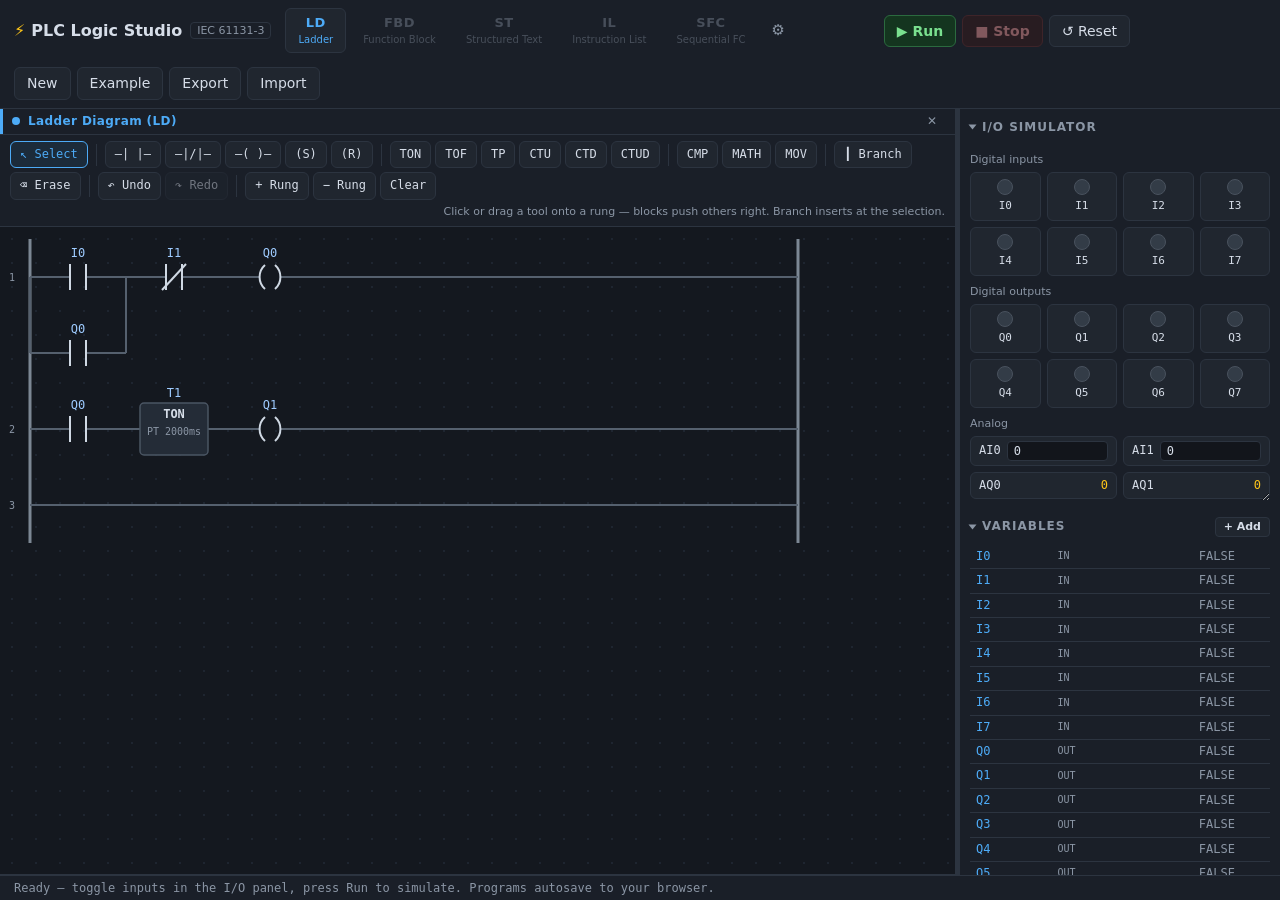
<file: index.html>
<!DOCTYPE html>
<html lang="en">
<head>
<meta charset="UTF-8">
<meta name="viewport" content="width=device-width, initial-scale=1.0">
<title>PLC Logic Studio — IEC 61131-3 Environment</title>
<link rel="icon" href="data:image/svg+xml,<svg xmlns=%22http://www.w3.org/2000/svg%22 viewBox=%220 0 100 100%22><text y=%22.9em%22 font-size=%2290%22>⚡</text></svg>">
<link rel="stylesheet" href="css/style.css">
</head>
<body>

<header id="topbar">
  <div class="brand"><span class="bolt">⚡</span>PLC Logic Studio<span class="sub">IEC 61131-3</span></div>
  <nav id="tabs">
    <button class="tab active" data-lang="ld"  title="Ladder Diagram">LD<span>Ladder</span></button>
    <button class="tab" data-lang="fbd" title="Function Block Diagram">FBD<span>Function Block</span></button>
    <button class="tab" data-lang="st"  title="Structured Text">ST<span>Structured Text</span></button>
    <button class="tab" data-lang="il"  title="Instruction List">IL<span>Instruction List</span></button>
    <button class="tab" data-lang="sfc" title="Sequential Function Chart">SFC<span>Sequential FC</span></button>
    <button id="btn-langs" title="Show or hide language editors">&#9881;</button>
  </nav>
  <div class="run-controls">
    <button id="btn-run" class="btn-run" title="Compile and run the current program">&#9654; Run</button>
    <button id="btn-stop" class="btn-stop" disabled title="Stop the scan cycle">&#9632; Stop</button>
    <button id="btn-reset" class="btn-reset" title="Stop and reset all variables / function blocks">&#8634; Reset</button>
    <span id="scan-info" class="scan-info"></span>
  </div>
  <div class="file-controls">
    <button id="btn-new" title="Start a new empty project (clears all programs)">New</button>
    <button id="btn-example" title="Load an example program into the current editor">Example</button>
    <button id="btn-export" title="Download the whole project as JSON">Export</button>
    <button id="btn-import" title="Load a project JSON file">Import</button>
    <input type="file" id="file-import" accept=".json,application/json" hidden>
  </div>
</header>

<main>
  <section id="editor">
    <div class="ed-section" id="sec-ld">
      <div class="sec-head"><span class="sec-dot"></span>Ladder Diagram (LD)<button class="sec-hide" data-lang="ld" title="Hide this section">&#10005;</button></div>
      <div class="pane" id="pane-ld"></div>
    </div>
    <div class="ed-section" id="sec-fbd">
      <div class="sec-head"><span class="sec-dot"></span>Function Block Diagram (FBD)<button class="sec-hide" data-lang="fbd" title="Hide this section">&#10005;</button></div>
      <div class="pane" id="pane-fbd"></div>
    </div>
    <div class="ed-section" id="sec-st">
      <div class="sec-head"><span class="sec-dot"></span>Structured Text (ST)<button class="sec-hide" data-lang="st" title="Hide this section">&#10005;</button></div>
      <div class="pane" id="pane-st"></div>
    </div>
    <div class="ed-section" id="sec-il">
      <div class="sec-head"><span class="sec-dot"></span>Instruction List (IL)<button class="sec-hide" data-lang="il" title="Hide this section">&#10005;</button></div>
      <div class="pane" id="pane-il"></div>
    </div>
    <div class="ed-section" id="sec-sfc">
      <div class="sec-head"><span class="sec-dot"></span>Sequential Function Chart (SFC)<button class="sec-hide" data-lang="sfc" title="Hide this section">&#10005;</button></div>
      <div class="pane" id="pane-sfc"></div>
    </div>
  </section>

  <div id="splitter" title="Drag to resize the side panel"></div>
  <aside id="sidebar">
    <section class="panel" id="panel-io">
      <h2 class="panel-head" title="Click to collapse/expand"><span class="caret"></span>I/O Simulator</h2>
      <div class="panel-body">
        <div class="io-group"><h3>Digital inputs</h3><div id="io-di" class="io-grid"></div></div>
        <div class="io-group"><h3>Digital outputs</h3><div id="io-do" class="io-grid"></div></div>
        <div class="io-group"><h3>Analog</h3><div id="io-an" class="io-analog"></div></div>
      </div>
    </section>
    <section class="panel" id="panel-vars">
      <h2 class="panel-head" title="Click to collapse/expand"><span class="caret"></span>Variables <button id="btn-add-var" class="mini-btn" title="Add a variable">+ Add</button></h2>
      <div class="panel-body">
        <table class="data-table" id="var-table"><tbody></tbody></table>
      </div>
    </section>
    <section class="panel" id="panel-fbs">
      <h2 class="panel-head" title="Click to collapse/expand"><span class="caret"></span>Function blocks</h2>
      <div class="panel-body">
        <table class="data-table" id="fb-table"><tbody></tbody></table>
      </div>
    </section>
  </aside>
</main>

<footer id="statusbar"><span id="status-msg">Ready.</span></footer>

<div id="modal-root" hidden></div>

<script src="js/core.js"></script>
<script src="js/st.js"></script>
<script src="js/il.js"></script>
<script src="js/ladder.js"></script>
<script src="js/fbd.js"></script>
<script src="js/sfc.js"></script>
<script src="js/examples.js"></script>
<script src="js/app.js"></script>
</body>
</html>
</file>
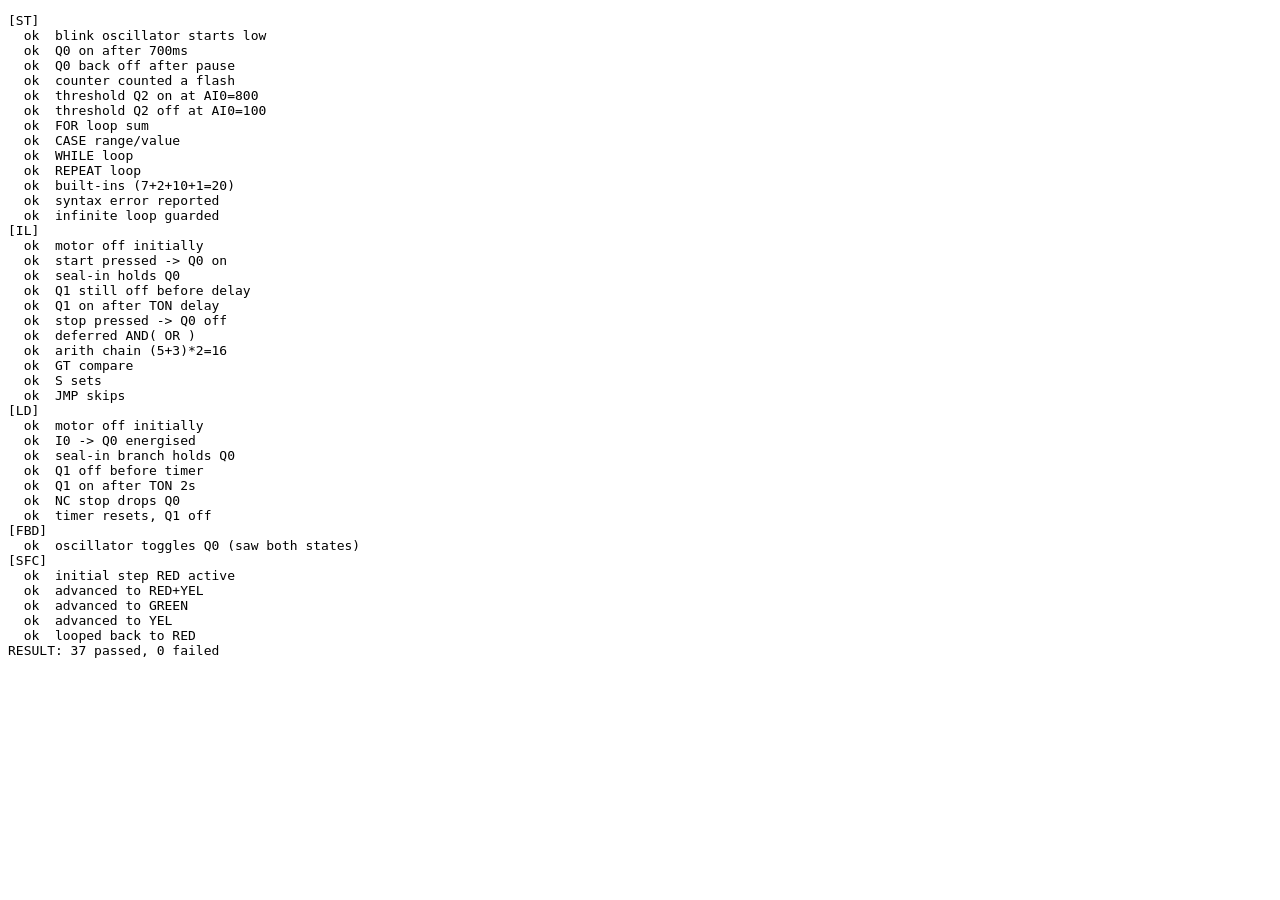
<file: tests/smoke.html>
<!DOCTYPE html>
<html><head><meta charset="UTF-8"><title>smoke</title></head><body><pre id="out">RUNNING</pre>
<script>
window.UI = { status(){}, docChanged(){}, afterScan(){}, refreshAll(){}, onRunState(){}, codeEditor(){ return { value:'' }; } };
</script>
<script src="../js/core.js"></script>
<script src="../js/st.js"></script>
<script src="../js/il.js"></script>
<script src="../js/ladder.js"></script>
<script src="../js/fbd.js"></script>
<script src="../js/sfc.js"></script>
<script src="../js/examples.js"></script>
<script>
const lines = [];
let pass = 0, fail = 0;
function check(name, cond) {
  if (cond) { pass++; lines.push('  ok  ' + name); }
  else { fail++; lines.push('FAIL  ' + name); }
}
function fresh() { PLC.vars.clear(); PLC.fbs.clear(); PLC.initDefaults(); }
const scanN = (prog, n, dt = 50) => { for (let i = 0; i < n; i++) prog.scan(dt); };

try {
  /* ---------- ST ---------- */
  lines.push('[ST]');
  fresh();
  let prog = PLC.ST.compile(PLC.EXAMPLES.st);
  scanN(prog, 1);
  check('blink oscillator starts low', PLC.readVar('Q0') === false);
  scanN(prog, 14);
  check('Q0 on after 700ms', PLC.readVar('Q0') === true);
  scanN(prog, 13);
  check('Q0 back off after pause', PLC.readVar('Q0') === false);
  check('counter counted a flash', PLC.num(PLC.readVar('AQ0')) >= 1);
  PLC.writeVar('AI0', 800);
  scanN(prog, 1);
  check('threshold Q2 on at AI0=800', PLC.readVar('Q2') === true);
  PLC.writeVar('AI0', 100);
  scanN(prog, 1);
  check('threshold Q2 off at AI0=100', PLC.readVar('Q2') === false);

  fresh();
  prog = PLC.ST.compile(`
VAR n : INT; sum : INT; END_VAR
sum := 0;
FOR n := 1 TO 10 DO sum := sum + n; END_FOR;
M0 := sum = 55;
CASE sum OF
  1..10: Q3 := FALSE;
  55: Q3 := TRUE;
ELSE Q3 := FALSE;
END_CASE;
WHILE sum > 0 DO sum := sum - 10; END_WHILE;
M1 := sum = -5;
REPEAT sum := sum + 1; UNTIL sum >= 0 END_REPEAT;
M2 := sum = 0;
AQ1 := MAX(3, MIN(9, 7)) + ABS(-2) + LIMIT(0, 99, 10) + SEL(TRUE, 100, 1);
`);
  scanN(prog, 1);
  check('FOR loop sum', PLC.readVar('M0') === true);
  check('CASE range/value', PLC.readVar('Q3') === true);
  check('WHILE loop', PLC.readVar('M1') === true);
  check('REPEAT loop', PLC.readVar('M2') === true);
  check('built-ins (7+2+10+1=20)', PLC.num(PLC.readVar('AQ1')) === 20);

  let threw = false;
  try { PLC.ST.compile('Q0 := ;'); } catch (e) { threw = true; }
  check('syntax error reported', threw);
  threw = false;
  try { const p = PLC.ST.compile('WHILE TRUE DO M0 := TRUE; END_WHILE;'); p.scan(50); } catch (e) { threw = /infinite/i.test(e.message); }
  check('infinite loop guarded', threw);

  /* ---------- IL ---------- */
  lines.push('[IL]');
  fresh();
  prog = PLC.IL.compile(PLC.EXAMPLES.il);
  scanN(prog, 1);
  check('motor off initially', PLC.readVar('Q0') === false);
  PLC.writeVar('I0', true);
  scanN(prog, 1);
  check('start pressed -> Q0 on', PLC.readVar('Q0') === true);
  PLC.writeVar('I0', false);
  scanN(prog, 1);
  check('seal-in holds Q0', PLC.readVar('Q0') === true);
  check('Q1 still off before delay', PLC.readVar('Q1') === false);
  scanN(prog, 31);
  check('Q1 on after TON delay', PLC.readVar('Q1') === true);
  PLC.writeVar('I1', true);
  scanN(prog, 1);
  check('stop pressed -> Q0 off', PLC.readVar('Q0') === false);

  fresh();
  prog = PLC.IL.compile(`
LD TRUE
AND( I0
OR I1
)
ST M0
LD 5
ADD 3
MUL 2
ST AQ0
LD AQ0
GT 15
ST M1
LD TRUE
S M2
LD TRUE
R M3
JMP skip
LD TRUE
ST M4
skip: LD FALSE
ST M5
`);
  PLC.writeVar('I1', true);
  scanN(prog, 1);
  check('deferred AND( OR )', PLC.readVar('M0') === true);
  check('arith chain (5+3)*2=16', PLC.num(PLC.readVar('AQ0')) === 16);
  check('GT compare', PLC.readVar('M1') === true);
  check('S sets', PLC.readVar('M2') === true);
  check('JMP skips', PLC.readVar('M4') === false);

  /* ---------- Ladder ---------- */
  lines.push('[LD]');
  fresh();
  const LD = PLC.modules.ld;
  LD.load(PLC.EXAMPLES.ld);
  prog = LD.compile();
  scanN(prog, 1);
  check('motor off initially', PLC.readVar('Q0') === false);
  PLC.writeVar('I0', true);
  scanN(prog, 1);
  check('I0 -> Q0 energised', PLC.readVar('Q0') === true);
  PLC.writeVar('I0', false);
  scanN(prog, 2);
  check('seal-in branch holds Q0', PLC.readVar('Q0') === true);
  check('Q1 off before timer', PLC.readVar('Q1') === false);
  scanN(prog, 42);
  check('Q1 on after TON 2s', PLC.readVar('Q1') === true);
  PLC.writeVar('I1', true);
  scanN(prog, 2);
  check('NC stop drops Q0', PLC.readVar('Q0') === false);
  scanN(prog, 2);
  check('timer resets, Q1 off', PLC.readVar('Q1') === false);

  /* ---------- FBD ---------- */
  lines.push('[FBD]');
  fresh();
  const FBD = PLC.modules.fbd;
  FBD.load(PLC.EXAMPLES.fbd);
  prog = FBD.compile();
  const seen = new Set();
  for (let i = 0; i < 60; i++) { prog.scan(50); seen.add(PLC.readVar('Q0')); }
  check('oscillator toggles Q0 (saw both states)', seen.has(true) && seen.has(false));

  /* ---------- SFC ---------- */
  lines.push('[SFC]');
  fresh();
  const SFC = PLC.modules.sfc;
  SFC.load(PLC.EXAMPLES.sfc);
  prog = SFC.compile();
  scanN(prog, 2);
  check('initial step RED active', PLC.readMember('S_RED', 'X') === true && PLC.readVar('Q0') === true);
  scanN(prog, 62);
  check('advanced to RED+YEL', PLC.readMember('S_REDYEL', 'X') === true && PLC.readVar('Q1') === true);
  scanN(prog, 22);
  check('advanced to GREEN', PLC.readMember('S_GREEN', 'X') === true && PLC.readVar('Q2') === true && PLC.readVar('Q0') === false);
  scanN(prog, 82);
  check('advanced to YEL', PLC.readMember('S_YEL', 'X') === true);
  scanN(prog, 22);
  check('looped back to RED', PLC.readMember('S_RED', 'X') === true && PLC.readVar('Q0') === true);
} catch (e) {
  lines.push('EXCEPTION: ' + e.message + '\n' + (e.stack || ''));
  fail++;
}

lines.push('RESULT: ' + pass + ' passed, ' + fail + ' failed');
document.getElementById('out').textContent = lines.join('\n');
</script>
</body></html>
</file>
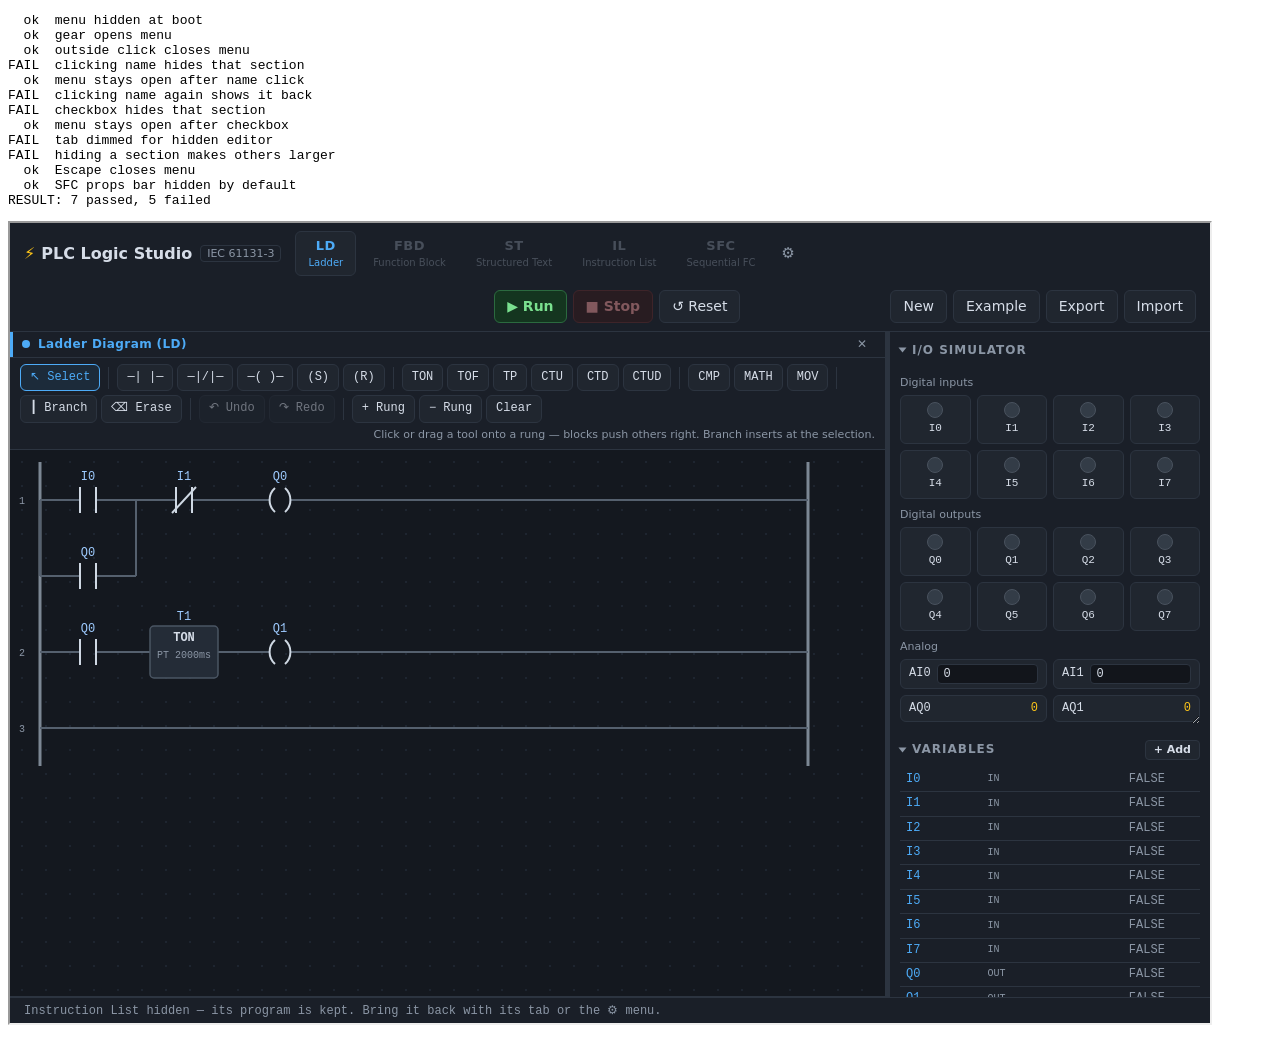
<file: tests/ui.html>
<!DOCTYPE html>
<html><head><meta charset="UTF-8"><title>ui test</title></head><body>
<pre id="out">RUNNING</pre>
<iframe id="app" src="../index.html" style="width:1200px;height:800px"></iframe>
<script>
const lines = [];
let pass = 0, fail = 0;
function check(name, cond) {
  if (cond) { pass++; lines.push('  ok  ' + name); }
  else { fail++; lines.push('FAIL  ' + name); }
}
const frame = document.getElementById('app');
frame.addEventListener('load', () => {
  try {
    const doc = frame.contentDocument;
    const win = frame.contentWindow;
    const vis = el => el && win.getComputedStyle(el).display !== 'none';
    const pointer = (el, type) => el.dispatchEvent(new win.PointerEvent(type, { bubbles: true, cancelable: true, view: win }));
    const clickOn = el => { pointer(el, 'pointerdown'); pointer(el, 'pointerup'); el.dispatchEvent(new win.MouseEvent('click', { bubbles: true, cancelable: true, view: win })); };

    const gear = doc.getElementById('btn-langs');
    const menu = () => doc.querySelector('.lang-menu');

    check('menu hidden at boot', !vis(menu()));

    clickOn(gear);
    check('gear opens menu', vis(menu()));

    // click outside (on the ladder canvas) -> menu must close
    clickOn(doc.getElementById('ld-canvas'));
    check('outside click closes menu', !vis(menu()));

    // open again, click the ST language NAME -> visibility inverts (hides), menu stays open
    clickOn(gear);
    clickOn(menu().querySelector('.lang-item[data-lang="st"] .lang-name'));
    check('clicking name hides that section', !vis(doc.getElementById('sec-st')));
    check('menu stays open after name click', vis(menu()));
    clickOn(menu().querySelector('.lang-item[data-lang="st"] .lang-name'));
    check('clicking name again shows it back', vis(doc.getElementById('sec-st')));

    // click the IL CHECKBOX -> same toggle
    const ilChk = menu().querySelector('.lang-item[data-lang="il"] .chk');
    clickOn(ilChk);
    check('checkbox hides that section', !vis(doc.getElementById('sec-il')));
    check('menu stays open after checkbox', vis(menu()));
    check('tab dimmed for hidden editor', doc.querySelector('.tab[data-lang="il"]').classList.contains('off'));

    // remaining sections got taller (4 sections share space instead of 5)
    const hLD = doc.getElementById('sec-ld').getBoundingClientRect().height;
    clickOn(menu().querySelector('.lang-item[data-lang="il"] .chk'));   // show IL again
    const hLD5 = doc.getElementById('sec-ld').getBoundingClientRect().height;
    check('hiding a section makes others larger', hLD > hLD5);

    // escape closes
    doc.dispatchEvent(new win.KeyboardEvent('keydown', { key: 'Escape', bubbles: true }));
    check('Escape closes menu', !vis(menu()));

    // SFC props bar hides correctly too (same [hidden] fix)
    const props = doc.getElementById('sfc-props');
    check('SFC props bar hidden by default', !vis(props));

    win.localStorage.clear();   // don't pollute the user's saved layout
  } catch (e) {
    lines.push('EXCEPTION: ' + e.message);
    fail++;
  }
  lines.push('RESULT: ' + pass + ' passed, ' + fail + ' failed');
  document.getElementById('out').textContent = lines.join('\n');
});
</script>
</body></html>
</file>
<file: css/style.css>
/* PLC Logic Studio — dark industrial theme */
:root {
  --bg: #12151b;
  --panel: #1a1f28;
  --panel2: #20262f;
  --border: #2c3440;
  --text: #d6dde8;
  --muted: #8b96a5;
  --accent: #4dabf7;
  --power: #51cf66;
  --warn: #fcc419;
  --err: #ff6b6b;
  --mono: "Consolas", "Cascadia Mono", "Menlo", monospace;
}

* { box-sizing: border-box; margin: 0; padding: 0; }
[hidden] { display: none !important; }
html, body { height: 100%; }
body {
  background: var(--bg);
  color: var(--text);
  font: 14px/1.45 "Segoe UI", system-ui, sans-serif;
  display: flex;
  flex-direction: column;
  overflow: hidden;
}

/* ---------- top bar ---------- */
#topbar {
  display: flex;
  align-items: center;
  gap: 14px;
  padding: 8px 14px;
  background: var(--panel);
  border-bottom: 1px solid var(--border);
  flex-wrap: wrap;
}
.brand { font-weight: 700; font-size: 16px; white-space: nowrap; }
.brand .bolt { color: var(--warn); margin-right: 6px; }
.brand .sub {
  margin-left: 8px; font-size: 11px; font-weight: 500; color: var(--muted);
  border: 1px solid var(--border); border-radius: 4px; padding: 1px 6px; vertical-align: 2px;
}
#tabs { display: flex; gap: 4px; }
.tab {
  background: transparent; border: 1px solid transparent; color: var(--muted);
  padding: 5px 12px; border-radius: 6px; cursor: pointer;
  font-weight: 700; font-size: 13px; letter-spacing: .5px;
}
.tab span { display: block; font-size: 10px; font-weight: 400; letter-spacing: 0; }
.tab:hover { color: var(--text); background: var(--panel2); }
.tab.active { color: var(--accent); background: var(--panel2); border-color: var(--border); }

#btn-langs {
  background: transparent; border: 1px solid transparent; color: var(--muted);
  padding: 5px 8px; border-radius: 6px; font-size: 15px; align-self: center;
}
#btn-langs:hover { color: var(--text); background: var(--panel2); border-color: var(--border); }
.lang-menu {
  position: fixed; z-index: 90;
  background: var(--panel); border: 1px solid var(--border); border-radius: 8px;
  padding: 10px 12px; box-shadow: 0 8px 24px rgba(0,0,0,.5);
  display: flex; flex-direction: column; gap: 7px; font-size: 13px;
}
.lang-menu-title {
  font-size: 11px; color: var(--muted);
  text-transform: uppercase; letter-spacing: 1px; margin-bottom: 2px;
}
.lang-item {
  display: flex; align-items: center; gap: 9px;
  padding: 5px 8px; border-radius: 6px; cursor: pointer;
  white-space: nowrap;
}
.lang-item:hover { background: var(--panel2); }
.lang-item .chk {
  width: 16px; height: 16px; flex: none;
  border: 1px solid var(--border); border-radius: 4px;
  display: flex; align-items: center; justify-content: center;
  font-size: 11px; line-height: 1; color: transparent; background: var(--bg);
}
.lang-item .chk:hover { border-color: var(--accent); }
.lang-item .chk.on { background: var(--accent); border-color: var(--accent); color: #fff; }
.lang-item.active .lang-name { color: var(--accent); font-weight: 600; }
.lang-menu-hint { font-size: 10px; color: var(--muted); margin-top: 4px; max-width: 220px; white-space: normal; }

.run-controls { display: flex; align-items: center; gap: 6px; margin-left: auto; }
.file-controls { display: flex; gap: 6px; }
button {
  font: inherit; color: var(--text); background: var(--panel2);
  border: 1px solid var(--border); border-radius: 6px;
  padding: 5px 12px; cursor: pointer;
}
button:hover:not(:disabled) { border-color: var(--accent); }
button:disabled { opacity: .45; cursor: default; }
.btn-run { background: #14351f; border-color: #2b6a3f; color: #7ae08f; font-weight: 600; }
.btn-run:hover:not(:disabled) { border-color: var(--power); }
.btn-stop { background: #3a1a1a; border-color: #6a2b2b; color: #ff9d9d; font-weight: 600; }
.btn-stop:hover:not(:disabled) { border-color: var(--err); }
.scan-info { font-family: var(--mono); font-size: 12px; color: var(--muted); min-width: 130px; }
.scan-info.live { color: var(--power); }

/* ---------- layout ---------- */
main { flex: 1; display: flex; min-height: 0; }
#editor { flex: 1; min-width: 0; display: flex; flex-direction: column; overflow-y: auto; }

/* stacked language sections — hiding one lets the others grow */
.ed-section {
  flex: 1 1 0; min-height: 150px;
  display: flex; flex-direction: column;
  border-bottom: 1px solid var(--border);
  overflow: hidden;
}
.ed-section[hidden] { display: none; }
.sec-head {
  display: flex; align-items: center; gap: 8px; flex: none;
  padding: 4px 12px;
  background: var(--panel); border-bottom: 1px solid var(--border);
  font-size: 12px; font-weight: 600; letter-spacing: .4px;
  color: var(--muted); cursor: pointer; user-select: none;
}
.sec-dot {
  width: 8px; height: 8px; border-radius: 50%;
  background: #39424e; flex: none;
}
.ed-section.active .sec-head { color: var(--accent); box-shadow: inset 3px 0 0 var(--accent); }
.ed-section.active .sec-dot { background: var(--accent); }
.sec-hide {
  margin-left: auto; padding: 0 6px;
  background: none; border: none; color: var(--muted); font-size: 12px;
}
.sec-hide:hover { color: var(--err); }

.pane { flex: 1; display: flex; flex-direction: column; min-height: 0; }

.tab.off { opacity: .4; }
.tab.off:hover { opacity: .8; }

#splitter {
  width: 5px; flex: none; cursor: col-resize;
  background: var(--border);
  transition: background .12s;
}
#splitter:hover, #splitter.dragging { background: var(--accent); }

#sidebar {
  width: 320px; flex: none; overflow-y: auto;
  background: var(--panel);
  padding: 10px;
  min-width: 150px;
}
.panel { margin-bottom: 16px; }
.panel h2 {
  font-size: 12px; text-transform: uppercase; letter-spacing: 1px;
  color: var(--muted); margin-bottom: 8px;
  display: flex; align-items: center;
}
.panel h2 .mini-btn { margin-left: auto; }
.panel-head { cursor: pointer; user-select: none; }
.panel-head:hover { color: var(--text); }
.panel-head .caret {
  flex: none; width: 0; height: 0; margin-right: 7px;
  border-left: 5px solid currentColor;
  border-top: 4px solid transparent;
  border-bottom: 4px solid transparent;
  transform: rotate(90deg);
  transition: transform .12s;
}
.panel.collapsed .caret { transform: rotate(0deg); }
.panel.collapsed .panel-body { display: none; }
.panel-body {
  overflow: auto; resize: vertical;
  min-height: 40px; max-height: 70vh;
  padding-bottom: 2px;
}
.panel h3 { font-size: 11px; color: var(--muted); font-weight: 500; margin: 8px 0 4px; }
.mini-btn { padding: 1px 8px; font-size: 11px; border-radius: 4px; }

/* ---------- I/O simulator ---------- */
.io-grid { display: grid; grid-template-columns: repeat(4, 1fr); gap: 6px; }
.io-sw {
  display: flex; flex-direction: column; align-items: center; gap: 3px;
  background: var(--panel2); border: 1px solid var(--border); border-radius: 6px;
  padding: 6px 2px; cursor: pointer; user-select: none; font-family: var(--mono); font-size: 11px;
}
.io-sw .led {
  width: 16px; height: 16px; border-radius: 50%;
  background: #333c47; border: 1px solid #49525e;
  transition: background .1s, box-shadow .1s;
}
.io-sw.on .led { background: var(--power); box-shadow: 0 0 8px var(--power); border-color: var(--power); }
.io-sw.out { cursor: default; }
.io-sw.out.on .led { background: #ffd43b; box-shadow: 0 0 8px #ffd43b; border-color: #ffd43b; }
.io-analog { display: grid; grid-template-columns: 1fr 1fr; gap: 6px; }
.io-an-item {
  display: flex; align-items: center; gap: 6px;
  background: var(--panel2); border: 1px solid var(--border); border-radius: 6px;
  padding: 4px 8px; font-family: var(--mono); font-size: 12px;
}
.io-an-item input {
  width: 100%; min-width: 0; background: var(--bg); color: var(--text);
  border: 1px solid var(--border); border-radius: 4px; padding: 2px 6px;
  font: 12px var(--mono);
}
.io-an-item .an-val { margin-left: auto; color: var(--warn); }

/* ---------- tables ---------- */
.data-table { width: 100%; border-collapse: collapse; font-family: var(--mono); font-size: 12px; }
.data-table td {
  padding: 3px 6px; border-bottom: 1px solid var(--border);
  white-space: nowrap; overflow: hidden; text-overflow: ellipsis;
}
.data-table td.v-name { color: var(--accent); }
.data-table td.v-kind { color: var(--muted); font-size: 10px; text-transform: uppercase; }
.data-table td.v-val { text-align: right; }
.data-table td.v-val .bool-t { color: var(--power); font-weight: 700; }
.data-table td.v-val .bool-f { color: var(--muted); }
.data-table .row-del {
  background: none; border: none; color: var(--muted); padding: 0 4px; font-size: 12px;
}
.data-table .row-del:hover { color: var(--err); }
.data-table td.fb-state { color: var(--muted); font-size: 11px; }

/* ---------- editor toolbars ---------- */
.ed-toolbar {
  display: flex; align-items: center; flex-wrap: wrap; gap: 4px;
  padding: 6px 10px; background: var(--panel); border-bottom: 1px solid var(--border);
}
.ed-toolbar .sep { width: 1px; height: 22px; background: var(--border); margin: 0 4px; }
.ed-toolbar button { padding: 4px 9px; font-size: 12px; font-family: var(--mono); }
.ed-toolbar button.tool.active { border-color: var(--accent); color: var(--accent); background: #1c2b3a; }
.ed-toolbar select {
  font: 12px var(--mono); color: var(--text); background: var(--panel2);
  border: 1px solid var(--border); border-radius: 6px; padding: 4px 6px;
}
.ed-hint { font-size: 11px; color: var(--muted); margin-left: auto; padding-left: 10px; }

/* ---------- graphical canvases ---------- */
.ed-canvas {
  flex: 1; overflow: auto; background: #14181f;
  background-image: radial-gradient(#1e2530 1px, transparent 1px);
  background-size: 24px 24px;
  position: relative;
}
.ins-caret {
  position: absolute; width: 3px; border-radius: 2px; pointer-events: none;
  background: var(--accent); box-shadow: 0 0 6px rgba(77,171,247,.8);
}
.ed-canvas svg { display: block; }

/* props editor (SFC) */
.props-bar {
  display: flex; align-items: center; gap: 6px; flex-wrap: wrap;
  padding: 6px 10px; background: var(--panel2); border-bottom: 1px solid var(--border);
  font-size: 12px;
}
.props-bar label { color: var(--muted); }
.props-bar input, .props-bar textarea {
  font: 12px var(--mono); color: var(--text); background: var(--bg);
  border: 1px solid var(--border); border-radius: 4px; padding: 3px 6px;
}
.props-bar textarea { width: 340px; height: 46px; vertical-align: middle; resize: vertical; }

/* ---------- code editors (ST / IL) ---------- */
.code-wrap { position: relative; flex: 1; min-height: 0; }
.code-hl, .code-ta {
  position: absolute; inset: 0;
  font: 14px/1.5 var(--mono);
  padding: 12px 16px;
  white-space: pre; overflow: auto;
  tab-size: 4;
}
.code-hl { pointer-events: none; color: var(--text); }
.code-ta {
  background: transparent; color: transparent; caret-color: var(--text);
  border: none; outline: none; resize: none;
}
.code-ta::selection { background: rgba(77, 171, 247, .3); }
.tok-kw { color: #74c0fc; font-weight: 600; }
.tok-num { color: #ffd43b; }
.tok-com { color: #5c6b7c; font-style: italic; }
.tok-op { color: #ff922b; }

/* ---------- SVG element classes ---------- */
.rail { stroke: #7c8794; stroke-width: 3; }
.wire { stroke: #55606e; stroke-width: 2; fill: none; }
.wire.on { stroke: var(--power); stroke-width: 2.5; }
.sym { stroke: #cfd8e3; stroke-width: 2; fill: none; }
.sym.on { stroke: var(--power); }
.lbl { fill: #9ecbff; font: 12px var(--mono); text-anchor: middle; }
.lbl2 { fill: var(--muted); font: 10px var(--mono); text-anchor: middle; }
.lbl2.on { fill: var(--power); }
.fbbox { fill: #242c37; stroke: #4a5563; stroke-width: 1.5; }
.fbbox.on { stroke: var(--power); }
.fbtitle { fill: var(--text); font: 700 12px var(--mono); text-anchor: middle; }
.cellhit { fill: transparent; cursor: crosshair; }
.cellhit:hover { fill: rgba(255,255,255,.05); }
.cellhit.drop { fill: rgba(77,171,247,.18); stroke: var(--accent); stroke-width: 1.5; }
.cellhit[data-side] { cursor: ew-resize; }
.ed-toolbar button.tool[draggable="true"] { cursor: grab; }
.rowsel { fill: rgba(77,171,247,.08); pointer-events: none; }
.cellsel { fill: none; stroke: var(--accent); stroke-width: 1.5; stroke-dasharray: 4 3; pointer-events: none; }

/* clickable variable choices in modal dialogs */
.m-opts { display: flex; flex-wrap: wrap; gap: 4px; margin-top: 5px; max-height: 78px; overflow-y: auto; }
.m-chip {
  font: 11px var(--mono); color: var(--text); background: var(--panel2);
  border: 1px solid var(--border); border-radius: 10px; padding: 2px 8px; cursor: pointer;
}
.m-chip:hover { border-color: var(--accent); color: var(--accent); }
.m-choice { display: flex; flex-wrap: wrap; gap: 4px; }
.m-choice .m-chip { font-size: 13px; padding: 3px 10px; }
.m-choice .m-chip.on { border-color: var(--accent); color: var(--accent); background: #1c2b3a; }

.blk { fill: #242c37; stroke: #4a5563; stroke-width: 1.5; cursor: grab; }
.blk.sel { stroke: var(--accent); stroke-width: 2; }
.blk-title { fill: var(--text); font: 700 12px var(--mono); text-anchor: middle; pointer-events: none; }
.blk-name { fill: #9ecbff; font: 11px var(--mono); text-anchor: middle; pointer-events: none; }
.pin { fill: #39424e; stroke: #8b96a5; stroke-width: 1.5; cursor: pointer; }
.pin:hover { stroke: var(--accent); }
.pin.on { fill: var(--power); stroke: var(--power); }
.pin.src { stroke: var(--warn); stroke-width: 2.5; }
.pin-lbl { fill: var(--muted); font: 9px var(--mono); pointer-events: none; }
.pin-val { fill: var(--warn); font: 10px var(--mono); pointer-events: none; }
.conn { stroke: #55606e; stroke-width: 2; fill: none; cursor: pointer; }
.conn:hover { stroke: var(--accent); }
.conn.on { stroke: var(--power); }
.conn.sel { stroke: var(--accent); stroke-dasharray: 5 3; }
.conn-pending { stroke: var(--warn); stroke-width: 1.5; stroke-dasharray: 5 4; fill: none; pointer-events: none; }

.step-box { fill: #242c37; stroke: #4a5563; stroke-width: 1.5; cursor: grab; }
.step-box.active { fill: #1d4229; stroke: var(--power); }
.step-box.sel { stroke: var(--accent); stroke-width: 2; }
.step-init { fill: none; stroke: #4a5563; stroke-width: 1.5; pointer-events: none; }
.step-name { fill: var(--text); font: 700 12px var(--mono); text-anchor: middle; pointer-events: none; }
.step-time { fill: var(--power); font: 10px var(--mono); text-anchor: middle; pointer-events: none; }
.tr-line { stroke: #55606e; stroke-width: 2; fill: none; }
.tr-bar { stroke: #cfd8e3; stroke-width: 4; cursor: pointer; }
.tr-bar.sel { stroke: var(--accent); }
.tr-bar.enabled { stroke: var(--power); }
.tr-cond { fill: var(--muted); font: 11px var(--mono); }
.step-src { outline: 2px dashed var(--warn); }

/* ---------- status bar ---------- */
#statusbar {
  padding: 5px 14px; background: var(--panel);
  border-top: 1px solid var(--border);
  font: 12px var(--mono); color: var(--muted);
  white-space: nowrap; overflow: hidden; text-overflow: ellipsis;
}
#statusbar.error { color: var(--err); }

/* ---------- modal ---------- */
.modal-back {
  position: fixed; inset: 0; background: rgba(0,0,0,.55);
  display: flex; align-items: center; justify-content: center; z-index: 100;
}
.modal {
  background: var(--panel); border: 1px solid var(--border); border-radius: 10px;
  padding: 18px 20px; min-width: 320px; max-width: 480px;
  box-shadow: 0 12px 40px rgba(0,0,0,.5);
}
.modal h3 { font-size: 14px; margin-bottom: 12px; }
.modal .m-note { font-size: 12px; color: var(--muted); margin-bottom: 12px; white-space: pre-wrap; }
.modal .m-field { margin-bottom: 10px; }
.modal .m-field label { display: block; font-size: 11px; color: var(--muted); margin-bottom: 3px; }
.modal .m-field input, .modal .m-field select {
  width: 100%; font: 13px var(--mono); color: var(--text); background: var(--bg);
  border: 1px solid var(--border); border-radius: 5px; padding: 5px 8px;
}
.modal .m-field input:focus { border-color: var(--accent); outline: none; }
.modal .m-btns { display: flex; justify-content: flex-end; gap: 8px; margin-top: 14px; }
.modal .m-ok { background: #1c2b3a; border-color: var(--accent); color: var(--accent); font-weight: 600; }

@media (max-width: 900px) {
  #sidebar { width: 240px; }
  .io-grid { grid-template-columns: repeat(2, 1fr); }
}
</file>
